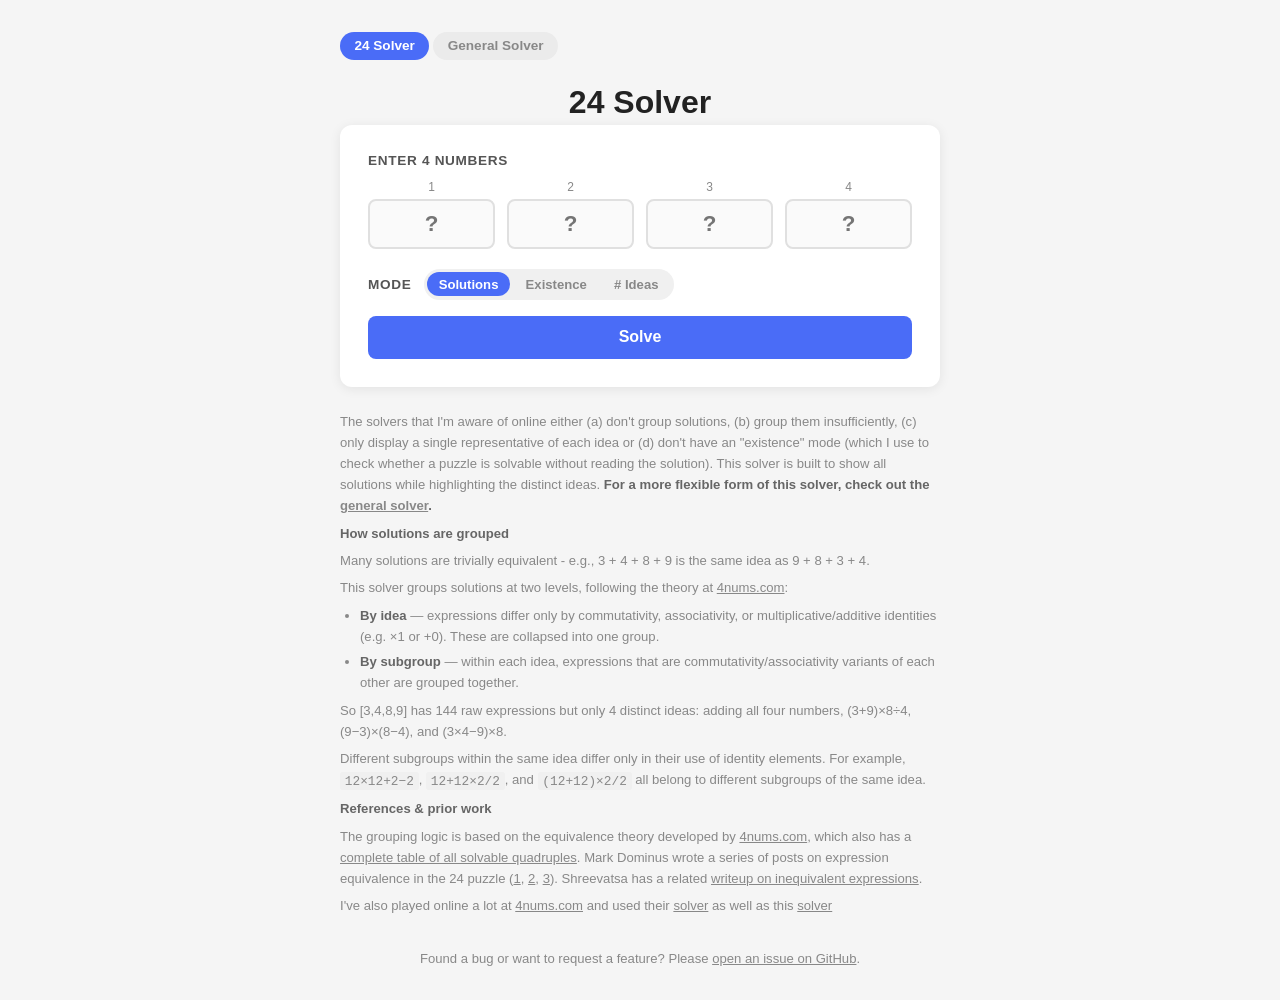
<file: index.html>
<!doctype html>
<html lang="en">
  <head>
    <meta charset="UTF-8" />
    <meta name="viewport" content="width=device-width, initial-scale=1.0" />
    <title>24 Solver</title>
    <link rel="icon" type="image/svg+xml" href="favicon.svg" />
    <link rel="stylesheet" href="shared.css" />
    <style>
      .credits {
        margin-top: 1.5rem;
        font-size: 0.82rem;
        color: #888;
        line-height: 1.6;
      }

      .credits p + p {
        margin-top: 0.4rem;
      }
      .credits strong {
        color: #666;
      }
      .credits a {
        color: #888;
      }
      .credits ul {
        padding-left: 1.25rem;
        margin: 0.4rem 0;
      }
      .credits li {
        margin-bottom: 0.3rem;
      }
      .credits code {
        font-size: 0.8rem;
        background: #f0f0f0;
        padding: 0.1rem 0.3rem;
        border-radius: 3px;
      }

      .mode-row {
        display: flex;
        align-items: center;
        gap: 0.75rem;
        margin-bottom: 1rem;
      }
      .mode-label {
        font-size: 0.85rem;
        font-weight: 600;
        color: #555;
        text-transform: uppercase;
        letter-spacing: 0.05em;
        flex-shrink: 0;
      }
      .mode-toggle {
        display: flex;
        gap: 0.2rem;
        background: #f0f0f0;
        border-radius: 20px;
        padding: 0.2rem;
      }
      .mode-opt input {
        display: none;
      }
      .mode-opt span {
        display: block;
        padding: 0.3rem 0.75rem;
        border-radius: 16px;
        font-size: 0.82rem;
        font-weight: 600;
        color: #888;
        cursor: pointer;
        transition: background 0.15s, color 0.15s;
        user-select: none;
        white-space: nowrap;
      }
      .mode-opt input:checked + span {
        background: #4a6cf7;
        color: #fff;
      }

      .existence-result {
        text-align: center;
        font-size: 2.5rem;
        font-weight: 700;
        padding: 1rem 0;
      }
      .existence-result.yes { color: #2d8a4e; }
      .existence-result.no  { color: #e05252; }

      .num-ideas-result {
        text-align: center;
        font-size: 2.5rem;
        font-weight: 700;
        color: #4a6cf7;
        padding: 1rem 0;
      }
    </style>
  </head>
  <body>
    <div class="container">
      <nav class="page-nav">
        <a href="index.html" class="active">24 Solver</a>
        <a href="general-solver.html">General Solver</a>
      </nav>
      <h1>24 Solver</h1>

      <div class="card">
        <div class="inputs-label">Enter 4 numbers</div>
        <div class="inputs-row">
          <div class="num-wrap">
            <label>1</label>
            <input
              class="num-input"
              id="n1"
              type="text"
              pattern="-?[0-9]*\.?[0-9]*"
              placeholder="?"
            />
          </div>
          <div class="num-wrap">
            <label>2</label>
            <input
              class="num-input"
              id="n2"
              type="text"
              pattern="-?[0-9]*\.?[0-9]*"
              placeholder="?"
            />
          </div>
          <div class="num-wrap">
            <label>3</label>
            <input
              class="num-input"
              id="n3"
              type="text"
              pattern="-?[0-9]*\.?[0-9]*"
              placeholder="?"
            />
          </div>
          <div class="num-wrap">
            <label>4</label>
            <input
              class="num-input"
              id="n4"
              type="text"
              pattern="-?[0-9]*\.?[0-9]*"
              placeholder="?"
            />
          </div>
        </div>
        <div class="mode-row">
          <span class="mode-label">Mode</span>
          <div class="mode-toggle">
            <label class="mode-opt">
              <input type="radio" name="mode" value="solutions" checked />
              <span>Solutions</span>
            </label>
            <label class="mode-opt">
              <input type="radio" name="mode" value="existence" />
              <span>Existence</span>
            </label>
            <label class="mode-opt">
              <input type="radio" name="mode" value="num-ideas" />
              <span># Ideas</span>
            </label>
          </div>
        </div>
        <button class="btn-solve" id="btn-solve">Solve</button>
      </div>

      <div class="results-card hidden" id="results-section">
        <div class="results-header">
          <span class="results-title">Solutions</span>
          <span class="results-meta" id="results-meta"></span>
        </div>
        <div id="results-body"></div>
      </div>

      <div class="credits">
        <p>
          The solvers that I'm aware of online either (a) don't group solutions,
          (b) group them insufficiently, (c) only display a single
          representative of each idea or (d) don't have an "existence" mode (which I use to check whether a puzzle is solvable without reading the solution). This solver is built to show all
          solutions while highlighting the distinct ideas.
          <strong
            >For a more flexible form of this solver, check out the
            <a href="general-solver.html">general solver</a>.</strong
          >
        </p>

        <p><strong>How solutions are grouped</strong></p>
        <p>
          Many solutions are trivially equivalent - e.g., 3 + 4 + 8 + 9 is the
          same idea as 9 + 8 + 3 + 4.
        </p>
        <p>
          This solver groups solutions at two levels, following the theory at
          <a href="https://www.4nums.com/theory/" target="_blank">4nums.com</a>:
        </p>
        <ul>
          <li>
            <strong>By idea</strong> — expressions differ only by commutativity,
            associativity, or multiplicative/additive identities (e.g. &times;1
            or +0). These are collapsed into one group.
          </li>
          <li>
            <strong>By subgroup</strong> — within each idea, expressions that
            are commutativity/associativity variants of each other are grouped
            together.
          </li>
        </ul>
        <p>
          So [3,4,8,9] has 144 raw expressions but only 4 distinct ideas: adding
          all four numbers, (3+9)&times;8&divide;4,
          (9&minus;3)&times;(8&minus;4), and (3&times;4&minus;9)&times;8.
        </p>
        <p>
          Different subgroups within the same idea differ only in their use of
          identity elements. For example, <code>12&times;12+2&minus;2</code>,
          <code>12+12&times;2/2</code>, and <code>(12+12)&times;2/2</code>
          all belong to different subgroups of the same idea.
        </p>
        <p><strong>References &amp; prior work</strong></p>
        <p>
          The grouping logic is based on the equivalence theory developed by
          <a href="https://www.4nums.com/theory/" target="_blank">4nums.com</a>,
          which also has a
          <a
            href="https://www.4nums.com/solutions/allsolvables/"
            target="_blank"
            >complete table of all solvable quadruples</a
          >. Mark Dominus wrote a series of posts on expression equivalence in
          the 24 puzzle (<a
            href="https://blog.plover.com/math/24-puzzle.html"
            target="_blank"
            >1</a
          >,
          <a
            href="https://blog.plover.com/math/24-puzzle-2.html"
            target="_blank"
            >2</a
          >,
          <a href="https://blog.plover.com/math/17-puzzle.html" target="_blank"
            >3</a
          >). Shreevatsa has a related
          <a
            href="https://shreevatsa.wordpress.com/2016/07/20/a-simple-puzzle-with-a-foray-into-inequivalent-expressions/"
            target="_blank"
            >writeup on inequivalent expressions</a
          >.
        </p>
        <p>
          I've also played online a lot at <a href="https://www.4nums.com/" target="_blank">4nums.com</a> and used their <a href="https://www.4nums.com/solutions/" target="_blank">solver</a> as well as this <a href="http://24solver.us-west-2.elasticbeanstalk.com/" target="_blank">solver</a>
        </p>
      </div>

      <footer>
        <p class="credits">
          Found a bug or want to request a feature? Please <a href="https://github.com/srihari-ganesh/24solver" target="_blank">open an issue on GitHub</a>.
        </p>
      </footer>
    </div>

    <script src="solver.js"></script>
    <script>
      function getInputs() {
        return ["n1", "n2", "n3", "n4"].map((id) => {
          const el = document.getElementById(id);
          el.classList.remove("invalid");
          const f = parseInput(el.value);
          if (f === null) {
            el.classList.add("invalid");
            return null;
          }
          el.value = fracToString(f);
          return f;
        });
      }

      function getMode() {
        return document.querySelector('input[name="mode"]:checked').value;
      }

      function renderResults(groups) {
        const mode = getMode();
        const section = document.getElementById("results-section");
        const meta = document.getElementById("results-meta");
        const body = document.getElementById("results-body");
        const title = document.querySelector(".results-title");

        section.classList.remove("hidden");
        body.innerHTML = "";
        meta.textContent = "";

        const total = groups.reduce((s, g) => s + g.total, 0);
        const nIdeas = groups.length;

        if (mode === "existence") {
          title.textContent = "Solvable?";
          if (total === 0) {
            body.innerHTML = '<p class="existence-result no">No</p>';
          } else {
            body.innerHTML = '<p class="existence-result yes">Yes</p>';
          }
          return;
        }

        if (mode === "num-ideas") {
          title.textContent = "Distinct Ideas";
          body.innerHTML = `<p class="num-ideas-result">${nIdeas}</p>`;
          return;
        }

        title.textContent = "Solutions";

        if (total === 0) {
          body.innerHTML =
            '<p class="no-solution">No solution exists for these numbers.</p>';
          return;
        }

        meta.textContent = `${total} expression${total === 1 ? "" : "s"} · ${nIdeas} distinct idea${nIdeas === 1 ? "" : "s"}`;

        const autoOpen = total <= 30;

        for (const group of groups) {
          const firstExpr = group.subgroups[0].infixes[0];
          const details = document.createElement("details");
          details.className = "idea";
          if (autoOpen) details.open = true;

          const summary = document.createElement("summary");
          const countLabel =
            group.total === 1
              ? "1 expression"
              : `${group.total} expressions · ${group.subgroups.length} subgroup${group.subgroups.length === 1 ? "" : "s"}`;
          const arrow = document.createElement("span");
          arrow.className = "arrow";
          arrow.textContent = "▶";
          const summaryBody = document.createElement("span");
          summaryBody.className = "summary-body";
          const codeEl = document.createElement("code");
          codeEl.textContent = firstExpr;
          const ideaCount = document.createElement("span");
          ideaCount.className = "idea-count";
          ideaCount.textContent = countLabel;
          summaryBody.append(codeEl, ideaCount);
          summary.append(arrow, summaryBody);
          details.appendChild(summary);

          const ideaBody = document.createElement("div");
          ideaBody.className = "idea-body";

          for (let i = 0; i < group.subgroups.length; i++) {
            const sg = group.subgroups[i];

            if (group.subgroups.length === 1) {
              const ul = document.createElement("ul");
              ul.className = "expr-list";
              for (const expr of sg.infixes) {
                const li = document.createElement("li");
                li.textContent = expr;
                ul.appendChild(li);
              }
              ideaBody.appendChild(ul);
            } else {
              const sgDetails = document.createElement("details");
              sgDetails.className = "subgroup";
              if (autoOpen) sgDetails.open = true;

              const sgSummary = document.createElement("summary");
              const sgArrow = document.createElement("span");
              sgArrow.className = "arrow";
              sgArrow.textContent = "▶";
              const sgBody = document.createElement("span");
              sgBody.className = "summary-body";
              const sgCode = document.createElement("code");
              sgCode.style.wordBreak = "break-word";
              sgCode.textContent = sg.infixes[0];
              const sgCount = document.createElement("span");
              sgCount.className = "idea-count";
              sgCount.textContent = `${sg.infixes.length} expression${sg.infixes.length === 1 ? "" : "s"}`;
              sgBody.append(sgCode, sgCount);
              sgSummary.append(sgArrow, sgBody);
              sgDetails.appendChild(sgSummary);

              const ul = document.createElement("ul");
              ul.className = "expr-list sg-list";
              for (const expr of sg.infixes) {
                const li = document.createElement("li");
                li.textContent = expr;
                ul.appendChild(li);
              }
              sgDetails.appendChild(ul);
              ideaBody.appendChild(sgDetails);
            }
          }

          details.appendChild(ideaBody);
          body.appendChild(details);
        }
      }

      let lastGroups = null;

      document.getElementById("btn-solve").addEventListener("click", () => {
        const vals = getInputs();
        if (vals.some((v) => v === null)) return;
        lastGroups = solveGrouped(vals);
        renderResults(lastGroups);
      });

      document.querySelectorAll("input[name='mode']").forEach((radio) => {
        radio.addEventListener("change", () => {
          if (lastGroups !== null) renderResults(lastGroups);
        });
      });

      document.querySelectorAll(".num-input").forEach((input) => {
        input.addEventListener("keydown", (e) => {
          if (e.key === "Enter") document.getElementById("btn-solve").click();
        });
      });
    </script>
  </body>
</html>
</file>
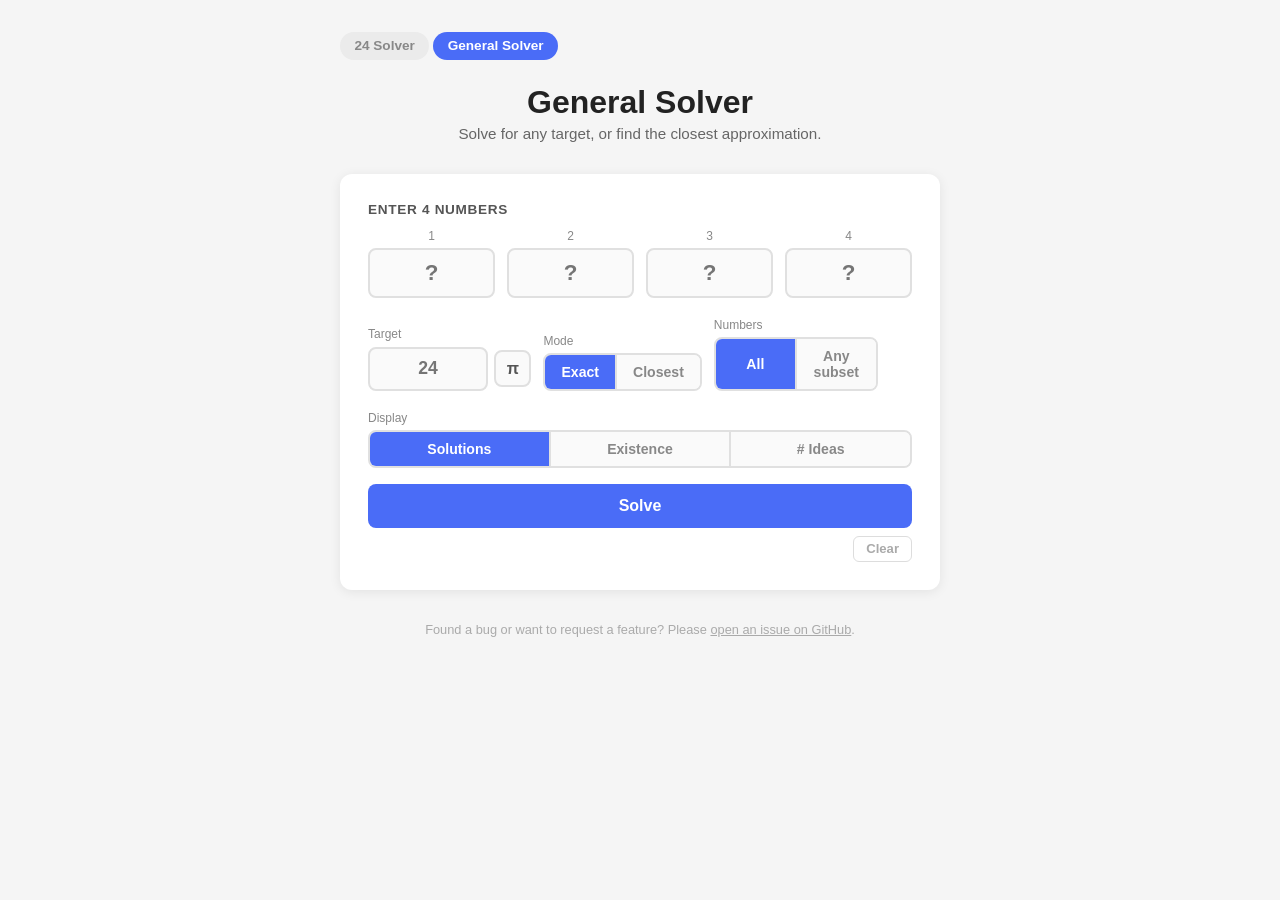
<file: general-solver.html>
<!doctype html>
<html lang="en">
  <head>
    <meta charset="UTF-8" />
    <meta name="viewport" content="width=device-width, initial-scale=1.0" />
    <title>General Solver</title>
    <link rel="icon" type="image/svg+xml" href="favicon.svg" />
    <link rel="stylesheet" href="shared.css" />
    <style>
      /* Target + mode row */

      .options-row {
        display: flex;
        gap: 0.75rem;
        align-items: flex-end;
        margin-bottom: 1.25rem;
      }

      .target-wrap {
        display: flex;
        flex-direction: column;
        gap: 0.35rem;
      }

      .target-wrap label {
        font-size: 0.75rem;
        color: #888;
        font-weight: 500;
      }

      .target-input {
        padding: 0.6rem 0.75rem;
        font-size: 1.1rem;
        font-weight: 600;
        text-align: center;
        border: 2px solid #e0e0e0;
        border-radius: 8px;
        background: #fafafa;
        width: 120px;
        transition: border-color 0.15s;
      }

      .target-input:focus {
        outline: none;
        border-color: #4a6cf7;
        background: #fff;
      }
      .target-input.invalid {
        border-color: #e05252;
      }

      .target-row {
        display: flex;
        align-items: center;
        gap: 0.4rem;
      }

      .btn-pi {
        padding: 0.55rem 0.65rem;
        font-size: 1rem;
        font-weight: 600;
        border: 2px solid #e0e0e0;
        border-radius: 8px;
        background: #fafafa;
        color: #555;
        cursor: pointer;
        line-height: 1;
        transition:
          border-color 0.15s,
          background 0.15s,
          color 0.15s;
      }

      .btn-pi:hover {
        border-color: #4a6cf7;
        color: #4a6cf7;
        background: #fff;
      }
      .btn-pi.active {
        border-color: #4a6cf7;
        background: #4a6cf7;
        color: #fff;
      }

      .mode-wrap {
        display: flex;
        flex-direction: column;
        gap: 0.35rem;
      }

      .mode-wrap label {
        font-size: 0.75rem;
        color: #888;
        font-weight: 500;
      }

      .mode-toggle {
        display: flex;
        border: 2px solid #e0e0e0;
        border-radius: 8px;
        overflow: hidden;
      }

      .mode-toggle button {
        flex: 1;
        padding: 0.55rem 1rem;
        font-size: 0.88rem;
        font-weight: 600;
        border: none;
        background: #fafafa;
        color: #888;
        cursor: pointer;
        transition:
          background 0.15s,
          color 0.15s;
      }

      .mode-toggle button + button {
        border-left: 2px solid #e0e0e0;
      }

      .mode-toggle button.active {
        background: #4a6cf7;
        color: #fff;
      }

      .existence-result {
        text-align: center;
        font-size: 2.5rem;
        font-weight: 700;
        padding: 1rem 0;
      }
      .existence-result.yes { color: #2d8a4e; }
      .existence-result.no  { color: #e05252; }

      .num-ideas-result {
        text-align: center;
        font-size: 2.5rem;
        font-weight: 700;
        color: #4a6cf7;
        padding: 1rem 0;
      }

      /* Exact hit highlighting in closest mode */
      details.idea.exact-hit > summary {
        background: #e6f4ea;
      }
      details.idea.exact-hit {
        border-color: #b7dfc0;
      }
      details.idea.exact-hit[open] > summary {
        background: #d4edda;
      }
      details.idea.exact-hit > summary .arrow {
        color: #2e7d4f;
      }

      .summary-top {
        display: flex;
        align-items: baseline;
        justify-content: space-between;
        gap: 0.75rem;
        min-width: 0;
      }

      .value-delta {
        font-family:
          "SFMono-Regular", Consolas, "Liberation Mono", Menlo, monospace;
        font-size: 0.85rem;
        font-weight: 600;
        color: #4a6cf7;
        white-space: nowrap;
        flex-shrink: 0;
      }

      .value-delta.exact {
        color: #2e7d4f;
      }

      footer nav {
        display: flex;
        justify-content: center;
        gap: 1.5rem;
      }

      .btn-show-more {
        width: 100%;
        margin-top: 0.5rem;
        padding: 0.65rem;
        font-size: 0.9rem;
        font-weight: 600;
        background: #f0f2ff;
        color: #4a6cf7;
        border: 1px solid #c5caf7;
        border-radius: 8px;
        cursor: pointer;
        transition: background 0.15s;
      }
      .btn-show-more:hover {
        background: #e4e8ff;
      }

      .clear-row {
        display: flex;
        justify-content: flex-end;
        margin-top: 0.5rem;
      }

      .btn-clear {
        padding: 0.3rem 0.75rem;
        font-size: 0.82rem;
        font-weight: 600;
        background: none;
        color: #aaa;
        border: 1px solid #ddd;
        border-radius: 6px;
        cursor: pointer;
        transition: color 0.15s, border-color 0.15s;
      }

      .btn-clear:hover {
        color: #e05252;
        border-color: #e05252;
      }

      @media (max-width: 400px) {
        .options-row {
          flex-wrap: wrap;
        }
        .target-input {
          width: 100px;
        }
      }
    </style>
  </head>
  <body>
    <div class="container">
      <nav class="page-nav">
        <a href="index.html">24 Solver</a>
        <a href="general-solver.html" class="active">General Solver</a>
      </nav>
      <h1>General Solver</h1>
      <p class="subtitle">
        Solve for any target, or find the closest approximation.
      </p>

      <div class="card">
        <div class="inputs-label">Enter 4 numbers</div>
        <div class="inputs-row">
          <div class="num-wrap">
            <label>1</label>
            <input class="num-input" id="n1" type="text" placeholder="?" />
          </div>
          <div class="num-wrap">
            <label>2</label>
            <input class="num-input" id="n2" type="text" placeholder="?" />
          </div>
          <div class="num-wrap">
            <label>3</label>
            <input class="num-input" id="n3" type="text" placeholder="?" />
          </div>
          <div class="num-wrap">
            <label>4</label>
            <input class="num-input" id="n4" type="text" placeholder="?" />
          </div>
        </div>

        <div class="options-row">
          <div class="target-wrap">
            <label for="target">Target</label>
            <div class="target-row">
              <input
                class="target-input"
                id="target"
                type="text"
                placeholder="24"
              />
              <button class="btn-pi" id="btn-pi" type="button" title="Use π">
                π
              </button>
            </div>
          </div>
          <div class="mode-wrap">
            <label>Mode</label>
            <div class="mode-toggle">
              <button id="btn-exact" class="active" type="button">Exact</button>
              <button id="btn-closest" type="button">Closest</button>
            </div>
          </div>
          <div class="mode-wrap">
            <label>Numbers</label>
            <div class="mode-toggle">
              <button id="btn-all" class="active" type="button">All</button>
              <button id="btn-any" type="button">Any subset</button>
            </div>
          </div>
        </div>

        <div class="mode-wrap" id="display-mode-row" style="margin-bottom:1rem;">
          <label>Display</label>
          <div class="mode-toggle">
            <button id="btn-disp-solutions" class="active" type="button">Solutions</button>
            <button id="btn-disp-existence" type="button">Existence</button>
            <button id="btn-disp-num-ideas" type="button"># Ideas</button>
          </div>
        </div>
        <button class="btn-solve" id="btn-solve">Solve</button>
        <div class="clear-row">
          <button class="btn-clear" id="btn-clear" type="button">Clear</button>
        </div>
      </div>

      <div class="results-card hidden" id="results-section">
        <div class="results-header">
          <span class="results-title">Solutions</span>
          <span class="results-meta" id="results-meta"></span>
        </div>
        <div id="results-body"></div>
      </div>

      <footer>
        <p class="credits">
          Found a bug or want to request a feature? Please <a href="https://github.com/srihari-ganesh/24solver" target="_blank">open an issue on GitHub</a>.
        </p>
      </footer>
    </div>

    <script src="solver.js"></script>
    <script>
      // ── Mode toggle ─────────────────────────────────────────────────────────

      let currentMode = "exact";
      let currentNumMode = "all";
      let currentDisplayMode = "solutions";
      let lastGroups = null;
      let lastTargetFrac = null;

      function setMode(mode) {
        currentMode = mode;
        document
          .getElementById("btn-exact")
          .classList.toggle("active", mode === "exact");
        document
          .getElementById("btn-closest")
          .classList.toggle("active", mode === "closest");
        const displayRow = document.getElementById("display-mode-row");
        if (mode === "closest") {
          displayRow.style.display = "none";
          setDisplayMode("solutions", false);
        } else {
          displayRow.style.display = "";
        }
        if (
          !document
            .getElementById("results-section")
            .classList.contains("hidden")
        ) {
          document.getElementById("btn-solve").click();
        }
      }

      function setDisplayMode(mode, rerender = true) {
        currentDisplayMode = mode;
        document
          .getElementById("btn-disp-solutions")
          .classList.toggle("active", mode === "solutions");
        document
          .getElementById("btn-disp-existence")
          .classList.toggle("active", mode === "existence");
        document
          .getElementById("btn-disp-num-ideas")
          .classList.toggle("active", mode === "num-ideas");
        if (rerender && lastGroups !== null) {
          renderResults(lastGroups, lastTargetFrac, currentMode);
        }
      }

      function setNumMode(numMode) {
        currentNumMode = numMode;
        document
          .getElementById("btn-all")
          .classList.toggle("active", numMode === "all");
        document
          .getElementById("btn-any")
          .classList.toggle("active", numMode === "any");
        if (
          !document
            .getElementById("results-section")
            .classList.contains("hidden")
        ) {
          document.getElementById("btn-solve").click();
        }
      }

      document
        .getElementById("btn-exact")
        .addEventListener("click", () => setMode("exact"));
      document
        .getElementById("btn-closest")
        .addEventListener("click", () => setMode("closest"));
      document
        .getElementById("btn-all")
        .addEventListener("click", () => setNumMode("all"));
      document
        .getElementById("btn-any")
        .addEventListener("click", () => setNumMode("any"));
      document
        .getElementById("btn-disp-solutions")
        .addEventListener("click", () => setDisplayMode("solutions"));
      document
        .getElementById("btn-disp-existence")
        .addEventListener("click", () => setDisplayMode("existence"));
      document
        .getElementById("btn-disp-num-ideas")
        .addEventListener("click", () => setDisplayMode("num-ideas"));

      // ── Input helpers ───────────────────────────────────────────────────────

      function getNumberInputs() {
        return ["n1", "n2", "n3", "n4"].map((id) => {
          const el = document.getElementById(id);
          el.classList.remove("invalid");
          const f = parseInput(el.value);
          if (f === null) {
            el.classList.add("invalid");
            return null;
          }
          el.value = fracToString(f);
          return f;
        });
      }

      function getTargetInput() {
        const el = document.getElementById("target");
        el.classList.remove("invalid");
        if (!el.value.trim()) {
          el.value = "24";
          return { n: 24, d: 1 };
        }
        const f = parseInput(el.value);
        if (f === null) {
          el.classList.add("invalid");
          return null;
        }
        el.value = fracToString(f);
        return f;
      }

      // ── Value display helpers ───────────────────────────────────────────────

      function valueLabel(val) {
        if (val.d === 1) return `= ${val.n}`;
        const flt = val.n / val.d;
        return `${val.n}/${val.d} ≈ ${flt.toPrecision(5)}`;
      }

      function formatDelta(diff) {
        const sign = diff > 0 ? "+" : "−";
        const abs = Math.abs(diff);
        let str;
        if (abs < 0.001) {
          str = abs.toExponential(2).replace(/\.?0+e/, "e");
        } else {
          str = abs
            .toFixed(4)
            .replace(/\.?0+$/, "")
            .replace(/\.$/, "");
        }
        return `${sign}${str}`;
      }

      function targetDisplayStr(targetFrac) {
        if (targetFrac.d === 1) return String(targetFrac.n);
        const flt = targetFrac.n / targetFrac.d;
        return flt.toPrecision(6).replace(/\.?0+$/, "");
      }

      // ── Rendering ───────────────────────────────────────────────────────────

      function renderResults(groups, targetFrac, mode) {
        const section = document.getElementById("results-section");
        const meta = document.getElementById("results-meta");
        const body = document.getElementById("results-body");
        const title = document.querySelector(".results-title");

        section.classList.remove("hidden");
        body.innerHTML = "";
        meta.textContent = "";

        const total = groups.reduce((s, g) => s + g.total, 0);
        const nIdeas = groups.length;
        const targetStr = targetDisplayStr(targetFrac);

        if (mode === "exact") {
          if (currentDisplayMode === "existence") {
            title.textContent = "Solvable?";
            body.innerHTML = total > 0
              ? '<p class="existence-result yes">Yes</p>'
              : '<p class="existence-result no">No</p>';
            return;
          }

          if (currentDisplayMode === "num-ideas") {
            title.textContent = "Distinct Ideas";
            body.innerHTML = `<p class="num-ideas-result">${nIdeas}</p>`;
            return;
          }

          title.textContent = "Solutions";
          if (total === 0) {
            body.innerHTML = `<p class="no-solution">No exact solution for target ${targetStr}.</p>`;
            return;
          }
          meta.textContent = `${total} expression${total === 1 ? "" : "s"} · ${nIdeas} distinct idea${nIdeas === 1 ? "" : "s"}`;
        } else {
          title.textContent = "Solutions";
          if (total === 0) {
            body.innerHTML = `<p class="no-solution">No expressions possible for these numbers.</p>`;
            return;
          }
          meta.textContent = `Showing all ${total} expression${total === 1 ? "" : "s"} across ${nIdeas} idea${nIdeas === 1 ? "" : "s"}, sorted by distance from ${targetStr}`;
        }

        const autoOpen = total <= 30;
        const targetFlt = targetFrac.n / targetFrac.d;

        const INITIAL_SHOW = 10;

        function renderGroup(group, target = body) {
          const firstExpr = group.subgroups[0].infixes[0];
          const details = document.createElement("details");
          details.className = "idea";
          if (autoOpen) details.open = true;

          if (mode === "closest" && group.distance === 0) {
            details.classList.add("exact-hit");
          }

          const summary = document.createElement("summary");
          const arrow = document.createElement("span");
          arrow.className = "arrow";
          arrow.textContent = "▶";

          const summaryBody = document.createElement("span");
          summaryBody.className = "summary-body";

          const codeEl = document.createElement("code");
          codeEl.textContent = firstExpr;

          const ideaCount = document.createElement("span");
          ideaCount.className = "idea-count";

          if (mode === "closest") {
            const diff = group.valueFlt - targetFlt;
            const isExact = group.distance === 0;

            const valueDelta = document.createElement("span");
            valueDelta.className = "value-delta" + (isExact ? " exact" : "");
            valueDelta.textContent = isExact
              ? `= ${fracToString(group.value)} (exact)`
              : `= ${fracToString(group.value)} (Δ ${formatDelta(diff)})`;

            const countPart =
              group.total === 1
                ? "1 expression"
                : `${group.total} expressions · ${group.subgroups.length} subgroup${group.subgroups.length === 1 ? "" : "s"}`;
            ideaCount.textContent = countPart;

            const topRow = document.createElement("div");
            topRow.className = "summary-top";
            topRow.append(codeEl, valueDelta);
            summaryBody.append(topRow, ideaCount);
          } else {
            const countLabel =
              group.total === 1
                ? "1 expression"
                : `${group.total} expressions · ${group.subgroups.length} subgroup${group.subgroups.length === 1 ? "" : "s"}`;
            ideaCount.textContent = countLabel;
            summaryBody.append(codeEl, ideaCount);
          }

          summary.append(arrow, summaryBody);
          details.appendChild(summary);

          const ideaBody = document.createElement("div");
          ideaBody.className = "idea-body";

          for (const sg of group.subgroups) {
            if (group.subgroups.length === 1) {
              const ul = document.createElement("ul");
              ul.className = "expr-list";
              for (const expr of sg.infixes) {
                const li = document.createElement("li");
                li.textContent = expr;
                ul.appendChild(li);
              }
              ideaBody.appendChild(ul);
            } else {
              const sgDetails = document.createElement("details");
              sgDetails.className = "subgroup";
              if (autoOpen) sgDetails.open = true;

              const sgSummary = document.createElement("summary");
              const sgArrow = document.createElement("span");
              sgArrow.className = "arrow";
              sgArrow.textContent = "▶";
              const sgBody = document.createElement("span");
              sgBody.className = "summary-body";
              const sgCode = document.createElement("code");
              sgCode.style.wordBreak = "break-word";
              sgCode.textContent = sg.infixes[0];
              const sgCount = document.createElement("span");
              sgCount.className = "idea-count";
              sgCount.textContent = `${sg.infixes.length} expression${sg.infixes.length === 1 ? "" : "s"}`;
              sgBody.append(sgCode, sgCount);
              sgSummary.append(sgArrow, sgBody);
              sgDetails.appendChild(sgSummary);

              const ul = document.createElement("ul");
              ul.className = "expr-list sg-list";
              for (const expr of sg.infixes) {
                const li = document.createElement("li");
                li.textContent = expr;
                ul.appendChild(li);
              }
              sgDetails.appendChild(ul);
              ideaBody.appendChild(sgDetails);
            }
          }

          details.appendChild(ideaBody);
          target.appendChild(details);
        }

        if (mode === "closest" && groups.length > INITIAL_SHOW) {
          const visible = groups.slice(0, INITIAL_SHOW);
          const hidden = groups.slice(INITIAL_SHOW);
          visible.forEach((g) => renderGroup(g));

          const btn = document.createElement("button");
          btn.className = "btn-show-more";
          btn.textContent = `Show ${hidden.length} more ideas`;
          body.appendChild(btn);

          const extraContainer = document.createElement("div");
          extraContainer.style.display = "none";
          hidden.forEach((g) => renderGroup(g, extraContainer));
          body.appendChild(extraContainer);

          let expanded = false;
          btn.addEventListener("click", () => {
            expanded = !expanded;
            extraContainer.style.display = expanded ? "" : "none";
            btn.textContent = expanded
              ? "Show less"
              : `Show ${hidden.length} more ideas`;
          });
        } else {
          groups.forEach((g) => renderGroup(g));
        }
      }

      // ── Solve button ────────────────────────────────────────────────────────

      document.getElementById("btn-solve").addEventListener("click", () => {
        const vals = getNumberInputs();
        if (vals.some((v) => v === null)) return;
        const targetFrac = getTargetInput();
        if (!targetFrac) return;
        lastGroups = solveGrouped(vals, targetFrac, currentMode, currentNumMode);
        lastTargetFrac = targetFrac;
        renderResults(lastGroups, lastTargetFrac, currentMode);
      });

      const PI_STR = "3.14159265";

      document.getElementById("btn-pi").addEventListener("click", () => {
        const el = document.getElementById("target");
        const btn = document.getElementById("btn-pi");
        if (btn.classList.contains("active")) {
          el.value = "";
          btn.classList.remove("active");
        } else {
          el.value = PI_STR;
          btn.classList.add("active");
        }
      });

      document.getElementById("target").addEventListener("input", () => {
        document.getElementById("btn-pi").classList.remove("active");
      });

      document.getElementById("btn-clear").addEventListener("click", () => {
        ["n1", "n2", "n3", "n4"].forEach((id) => {
          const el = document.getElementById(id);
          el.value = "";
          el.classList.remove("invalid");
        });
        const targetEl = document.getElementById("target");
        targetEl.value = "";
        targetEl.classList.remove("invalid");
        document.getElementById("btn-pi").classList.remove("active");

        const section = document.getElementById("results-section");
        section.classList.add("hidden");
        document.getElementById("results-body").innerHTML = "";
        document.getElementById("results-meta").textContent = "";

        document.getElementById("btn-exact").classList.add("active");
        document.getElementById("btn-closest").classList.remove("active");
        currentMode = "exact";
        document.getElementById("btn-all").classList.add("active");
        document.getElementById("btn-any").classList.remove("active");
        currentNumMode = "all";
        setDisplayMode("solutions", false);
        document.getElementById("display-mode-row").style.display = "";
        lastGroups = null;
        lastTargetFrac = null;

        document.getElementById("n1").focus();
      });

      document
        .querySelectorAll(".num-input, .target-input")
        .forEach((input) => {
          input.addEventListener("keydown", (e) => {
            if (e.key === "Enter") document.getElementById("btn-solve").click();
          });
        });
    </script>
  </body>
</html>
</file>
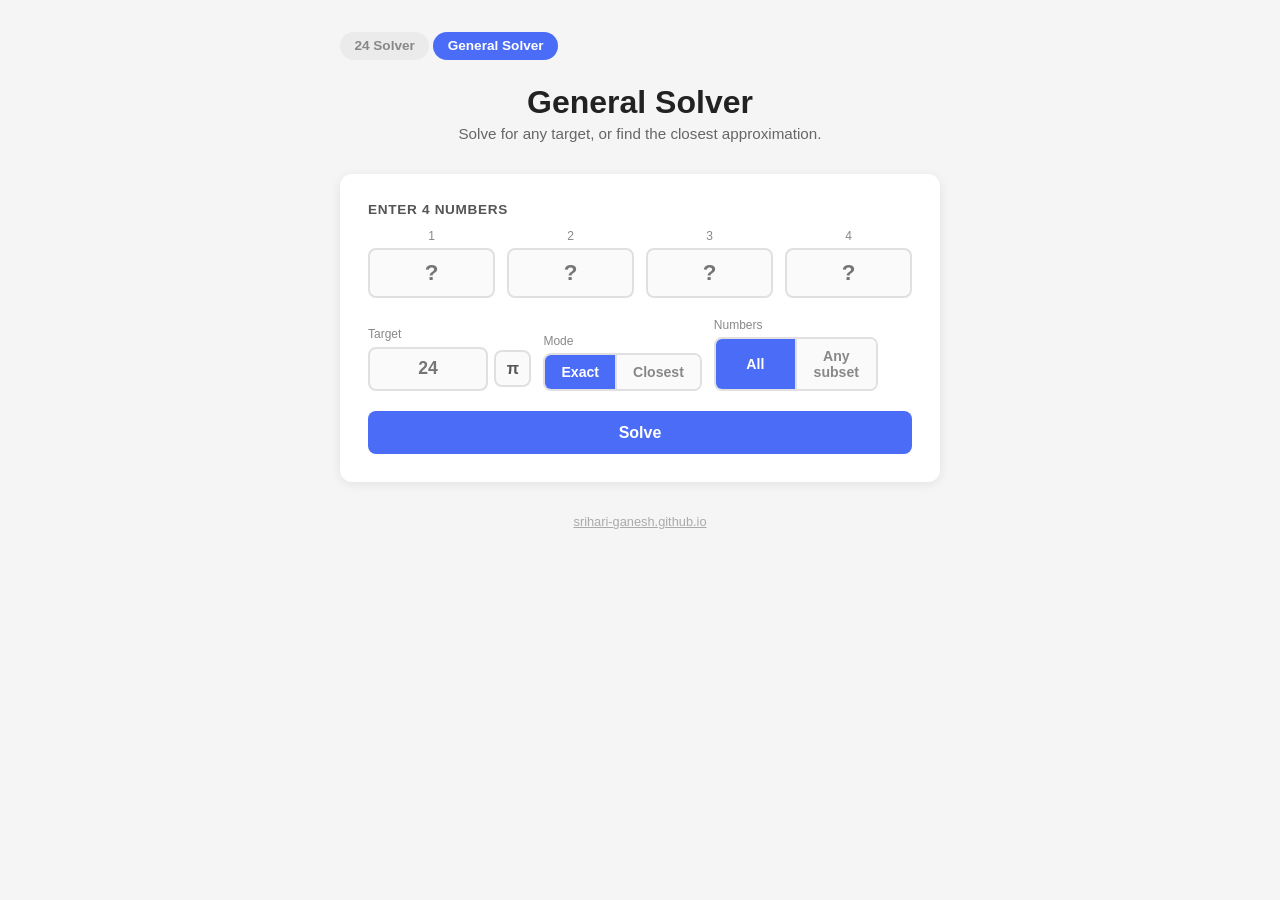
<file: solve.html>
<!doctype html>
<html lang="en">
  <head>
    <meta charset="UTF-8" />
    <meta name="viewport" content="width=device-width, initial-scale=1.0" />
    <title>General Solver</title>
    <style>
      *,
      *::before,
      *::after {
        box-sizing: border-box;
        margin: 0;
        padding: 0;
      }

      body {
        font-family:
          -apple-system, BlinkMacSystemFont, "Segoe UI", Roboto, sans-serif;
        background: #f5f5f5;
        color: #222;
        min-height: 100vh;
        display: flex;
        flex-direction: column;
        align-items: center;
        padding: 2rem 1rem;
      }

      .container {
        width: 100%;
        max-width: 600px;
      }

      h1 {
        font-size: 2rem;
        font-weight: 700;
        margin-bottom: 0.25rem;
        text-align: center;
      }

      .subtitle {
        text-align: center;
        color: #666;
        font-size: 0.95rem;
        margin-bottom: 2rem;
      }

      .card {
        background: #fff;
        border-radius: 12px;
        padding: 1.75rem;
        box-shadow: 0 2px 12px rgba(0, 0, 0, 0.08);
        margin-bottom: 1.5rem;
      }

      .inputs-label {
        font-size: 0.85rem;
        font-weight: 600;
        color: #555;
        text-transform: uppercase;
        letter-spacing: 0.05em;
        margin-bottom: 0.75rem;
      }

      .inputs-row {
        display: flex;
        gap: 0.75rem;
        margin-bottom: 1.25rem;
      }

      .num-wrap {
        flex: 1;
        display: flex;
        flex-direction: column;
        align-items: center;
        gap: 0.35rem;
      }

      .num-wrap label {
        font-size: 0.75rem;
        color: #888;
        font-weight: 500;
      }

      .num-input {
        width: 100%;
        padding: 0.6rem 0.5rem;
        font-size: 1.4rem;
        font-weight: 700;
        text-align: center;
        border: 2px solid #e0e0e0;
        border-radius: 8px;
        background: #fafafa;
        transition: border-color 0.15s;
      }

      .num-input:focus {
        outline: none;
        border-color: #4a6cf7;
        background: #fff;
      }
      .num-input.invalid {
        border-color: #e05252;
      }

      /* Target + mode row */

      .options-row {
        display: flex;
        gap: 0.75rem;
        align-items: flex-end;
        margin-bottom: 1.25rem;
      }

      .target-wrap {
        display: flex;
        flex-direction: column;
        gap: 0.35rem;
      }

      .target-wrap label {
        font-size: 0.75rem;
        color: #888;
        font-weight: 500;
      }

      .target-input {
        padding: 0.6rem 0.75rem;
        font-size: 1.1rem;
        font-weight: 600;
        text-align: center;
        border: 2px solid #e0e0e0;
        border-radius: 8px;
        background: #fafafa;
        width: 120px;
        transition: border-color 0.15s;
      }

      .target-input:focus {
        outline: none;
        border-color: #4a6cf7;
        background: #fff;
      }
      .target-input.invalid {
        border-color: #e05252;
      }

      .target-row {
        display: flex;
        align-items: center;
        gap: 0.4rem;
      }

      .btn-pi {
        padding: 0.55rem 0.65rem;
        font-size: 1rem;
        font-weight: 600;
        border: 2px solid #e0e0e0;
        border-radius: 8px;
        background: #fafafa;
        color: #555;
        cursor: pointer;
        line-height: 1;
        transition:
          border-color 0.15s,
          background 0.15s,
          color 0.15s;
      }

      .btn-pi:hover {
        border-color: #4a6cf7;
        color: #4a6cf7;
        background: #fff;
      }
      .btn-pi.active {
        border-color: #4a6cf7;
        background: #4a6cf7;
        color: #fff;
      }

      .mode-wrap {
        display: flex;
        flex-direction: column;
        gap: 0.35rem;
      }

      .mode-wrap label {
        font-size: 0.75rem;
        color: #888;
        font-weight: 500;
      }

      .mode-toggle {
        display: flex;
        border: 2px solid #e0e0e0;
        border-radius: 8px;
        overflow: hidden;
      }

      .mode-toggle button {
        flex: 1;
        padding: 0.55rem 1rem;
        font-size: 0.88rem;
        font-weight: 600;
        border: none;
        background: #fafafa;
        color: #888;
        cursor: pointer;
        transition:
          background 0.15s,
          color 0.15s;
      }

      .mode-toggle button + button {
        border-left: 2px solid #e0e0e0;
      }

      .mode-toggle button.active {
        background: #4a6cf7;
        color: #fff;
      }

      .btn-solve {
        width: 100%;
        padding: 0.8rem;
        font-size: 1rem;
        font-weight: 600;
        background: #4a6cf7;
        color: #fff;
        border: none;
        border-radius: 8px;
        cursor: pointer;
        transition:
          background 0.15s,
          transform 0.1s;
      }

      .btn-solve:hover {
        background: #3a5ce5;
      }
      .btn-solve:active {
        transform: scale(0.98);
      }

      /* Results */

      .results-card {
        background: #fff;
        border-radius: 12px;
        padding: 1.75rem;
        box-shadow: 0 2px 12px rgba(0, 0, 0, 0.08);
      }

      .results-header {
        display: flex;
        align-items: baseline;
        justify-content: space-between;
        margin-bottom: 1rem;
      }

      .results-title {
        font-size: 1rem;
        font-weight: 600;
      }

      .results-meta {
        font-size: 0.82rem;
        color: #888;
      }

      .no-solution {
        text-align: center;
        color: #888;
        font-size: 0.95rem;
        padding: 1rem 0;
      }

      /* Idea groups (identity level) */

      details.idea {
        margin-bottom: 0.5rem;
        border: 1px solid #e8eaf6;
        border-radius: 8px;
        overflow: hidden;
      }

      details.idea > summary {
        cursor: pointer;
        list-style: none;
        padding: 0.65rem 0.9rem;
        background: #f0f2ff;
        display: flex;
        align-items: flex-start;
        gap: 0.5rem;
        user-select: none;
        font-size: 0.88rem;
      }

      details.idea > summary::-webkit-details-marker {
        display: none;
      }

      details.idea > summary .arrow {
        font-size: 0.6rem;
        color: #4a6cf7;
        transition: transform 0.15s;
        flex-shrink: 0;
      }

      details.idea[open] > summary {
        background: #e8eaf6;
      }
      details.idea[open] > summary .arrow {
        transform: rotate(90deg);
      }

      /* Exact hit highlighting in closest mode */
      details.idea.exact-hit > summary {
        background: #e6f4ea;
      }
      details.idea.exact-hit {
        border-color: #b7dfc0;
      }
      details.idea.exact-hit[open] > summary {
        background: #d4edda;
      }
      details.idea.exact-hit > summary .arrow {
        color: #2e7d4f;
      }

      .summary-body {
        display: flex;
        flex-direction: column;
        flex: 1;
        min-width: 0;
        gap: 0.15rem;
      }

      details.idea > summary code {
        font-family:
          "SFMono-Regular", Consolas, "Liberation Mono", Menlo, monospace;
        font-size: 0.85rem;
        color: #1a1a2e;
        font-weight: 600;
        word-break: break-word;
        min-width: 0;
      }

      details.idea > summary .idea-count {
        font-size: 0.75rem;
        color: #888;
      }

      .summary-top {
        display: flex;
        align-items: baseline;
        justify-content: space-between;
        gap: 0.75rem;
        min-width: 0;
      }

      .value-delta {
        font-family:
          "SFMono-Regular", Consolas, "Liberation Mono", Menlo, monospace;
        font-size: 0.85rem;
        font-weight: 600;
        color: #4a6cf7;
        white-space: nowrap;
        flex-shrink: 0;
      }

      .value-delta.exact {
        color: #2e7d4f;
      }

      .idea-body {
        padding: 0.5rem 0.75rem 0.75rem;
      }

      /* Symbolic subgroups */

      details.subgroup {
        margin-top: 0.4rem;
        border: 1px solid #eef0fb;
        border-radius: 6px;
        overflow: hidden;
      }

      details.subgroup > summary {
        cursor: pointer;
        list-style: none;
        padding: 0.45rem 0.75rem;
        background: #f7f8ff;
        display: flex;
        align-items: flex-start;
        gap: 0.5rem;
        font-size: 0.84rem;
        user-select: none;
      }

      details.subgroup > summary::-webkit-details-marker {
        display: none;
      }
      details.subgroup[open] > summary {
        background: #eef0fb;
      }
      details.subgroup[open] > summary .arrow {
        transform: rotate(90deg);
      }

      .sg-list {
        padding: 0.4rem 0.5rem 0.5rem;
      }

      /* Expression list */

      .expr-list {
        list-style: none;
        display: flex;
        flex-direction: column;
        gap: 0.35rem;
      }

      .expr-list li {
        font-family:
          "SFMono-Regular", Consolas, "Liberation Mono", Menlo, monospace;
        font-size: 0.875rem;
        padding: 0.4rem 0.65rem;
        background: #f7f8ff;
        border-radius: 5px;
        border-left: 3px solid #4a6cf7;
        color: #1a1a2e;
      }

      .hidden {
        display: none;
      }

      footer {
        margin-top: 2rem;
        font-size: 0.8rem;
        color: #aaa;
        text-align: center;
      }

      footer a {
        color: #aaa;
      }
      footer nav {
        display: flex;
        justify-content: center;
        gap: 1.5rem;
      }

      .page-nav {
        display: flex;
        gap: 0.25rem;
        margin-bottom: 1.5rem;
      }
      .page-nav a {
        padding: 0.4rem 0.9rem;
        border-radius: 20px;
        font-size: 0.85rem;
        font-weight: 600;
        color: #888;
        text-decoration: none;
        background: #ebebeb;
        transition:
          background 0.15s,
          color 0.15s;
      }
      .page-nav a:hover {
        background: #ddd;
        color: #444;
      }
      .page-nav a.active {
        background: #4a6cf7;
        color: #fff;
      }

      .btn-show-more {
        width: 100%;
        margin-top: 0.5rem;
        padding: 0.65rem;
        font-size: 0.9rem;
        font-weight: 600;
        background: #f0f2ff;
        color: #4a6cf7;
        border: 1px solid #c5caf7;
        border-radius: 8px;
        cursor: pointer;
        transition: background 0.15s;
      }
      .btn-show-more:hover {
        background: #e4e8ff;
      }

      @media (max-width: 400px) {
        .num-input {
          font-size: 1.1rem;
          padding: 0.5rem 0.25rem;
        }
        .options-row {
          flex-wrap: wrap;
        }
        .target-input {
          width: 100px;
        }
      }
    </style>
  </head>
  <body>
    <div class="container">
      <nav class="page-nav">
        <a href="index.html">24 Solver</a>
        <a href="solve.html" class="active">General Solver</a>
      </nav>
      <h1>General Solver</h1>
      <p class="subtitle">
        Solve for any target, or find the closest approximation.
      </p>

      <div class="card">
        <div class="inputs-label">Enter 4 numbers</div>
        <div class="inputs-row">
          <div class="num-wrap">
            <label>1</label>
            <input class="num-input" id="n1" type="text" placeholder="?" />
          </div>
          <div class="num-wrap">
            <label>2</label>
            <input class="num-input" id="n2" type="text" placeholder="?" />
          </div>
          <div class="num-wrap">
            <label>3</label>
            <input class="num-input" id="n3" type="text" placeholder="?" />
          </div>
          <div class="num-wrap">
            <label>4</label>
            <input class="num-input" id="n4" type="text" placeholder="?" />
          </div>
        </div>

        <div class="options-row">
          <div class="target-wrap">
            <label for="target">Target</label>
            <div class="target-row">
              <input
                class="target-input"
                id="target"
                type="text"
                placeholder="24"
              />
              <button class="btn-pi" id="btn-pi" type="button" title="Use π">
                π
              </button>
            </div>
          </div>
          <div class="mode-wrap">
            <label>Mode</label>
            <div class="mode-toggle">
              <button id="btn-exact" class="active" type="button">Exact</button>
              <button id="btn-closest" type="button">Closest</button>
            </div>
          </div>
          <div class="mode-wrap">
            <label>Numbers</label>
            <div class="mode-toggle">
              <button id="btn-all" class="active" type="button">All</button>
              <button id="btn-any" type="button">Any subset</button>
            </div>
          </div>
        </div>

        <button class="btn-solve" id="btn-solve">Solve</button>
      </div>

      <div class="results-card hidden" id="results-section">
        <div class="results-header">
          <span class="results-title">Solutions</span>
          <span class="results-meta" id="results-meta"></span>
        </div>
        <div id="results-body"></div>
      </div>

      <footer>
        <a href="https://srihari-ganesh.github.io">srihari-ganesh.github.io</a>
      </footer>
    </div>

    <script src="solver.js"></script>
    <script>
      // ── Mode toggle ─────────────────────────────────────────────────────────

      let currentMode = "exact";
      let currentNumMode = "all";

      function setMode(mode) {
        currentMode = mode;
        document
          .getElementById("btn-exact")
          .classList.toggle("active", mode === "exact");
        document
          .getElementById("btn-closest")
          .classList.toggle("active", mode === "closest");
        if (
          !document
            .getElementById("results-section")
            .classList.contains("hidden")
        ) {
          document.getElementById("btn-solve").click();
        }
      }

      function setNumMode(numMode) {
        currentNumMode = numMode;
        document
          .getElementById("btn-all")
          .classList.toggle("active", numMode === "all");
        document
          .getElementById("btn-any")
          .classList.toggle("active", numMode === "any");
        if (
          !document
            .getElementById("results-section")
            .classList.contains("hidden")
        ) {
          document.getElementById("btn-solve").click();
        }
      }

      document
        .getElementById("btn-exact")
        .addEventListener("click", () => setMode("exact"));
      document
        .getElementById("btn-closest")
        .addEventListener("click", () => setMode("closest"));
      document
        .getElementById("btn-all")
        .addEventListener("click", () => setNumMode("all"));
      document
        .getElementById("btn-any")
        .addEventListener("click", () => setNumMode("any"));

      // ── Input helpers ───────────────────────────────────────────────────────

      function getNumberInputs() {
        return ["n1", "n2", "n3", "n4"].map((id) => {
          const el = document.getElementById(id);
          el.classList.remove("invalid");
          const f = parseInput(el.value);
          if (f === null) {
            el.classList.add("invalid");
            return null;
          }
          el.value = fracToString(f);
          return f;
        });
      }

      function getTargetInput() {
        const el = document.getElementById("target");
        el.classList.remove("invalid");
        if (!el.value.trim()) {
          el.value = "24";
          return { n: 24, d: 1 };
        }
        const f = parseInput(el.value);
        if (f === null) {
          el.classList.add("invalid");
          return null;
        }
        el.value = fracToString(f);
        return f;
      }

      // ── Value display helpers ───────────────────────────────────────────────

      function valueLabel(val) {
        if (val.d === 1) return `= ${val.n}`;
        const flt = val.n / val.d;
        return `${val.n}/${val.d} ≈ ${flt.toPrecision(5)}`;
      }

      function formatDelta(diff) {
        const sign = diff > 0 ? "+" : "−";
        const abs = Math.abs(diff);
        let str;
        if (abs < 0.001) {
          str = abs.toExponential(2).replace(/\.?0+e/, "e");
        } else {
          str = abs
            .toFixed(4)
            .replace(/\.?0+$/, "")
            .replace(/\.$/, "");
        }
        return `${sign}${str}`;
      }

      function targetDisplayStr(targetFrac) {
        if (targetFrac.d === 1) return String(targetFrac.n);
        const flt = targetFrac.n / targetFrac.d;
        return flt.toPrecision(6).replace(/\.?0+$/, "");
      }

      // ── Rendering ───────────────────────────────────────────────────────────

      function renderResults(groups, targetFrac, mode) {
        const section = document.getElementById("results-section");
        const meta = document.getElementById("results-meta");
        const body = document.getElementById("results-body");

        section.classList.remove("hidden");
        body.innerHTML = "";

        const total = groups.reduce((s, g) => s + g.total, 0);
        const nIdeas = groups.length;
        const targetStr = targetDisplayStr(targetFrac);

        if (mode === "exact") {
          if (total === 0) {
            meta.textContent = "";
            body.innerHTML = `<p class="no-solution">No exact solution for target ${targetStr}.</p>`;
            return;
          }
          meta.textContent = `${total} expression${total === 1 ? "" : "s"} · ${nIdeas} distinct idea${nIdeas === 1 ? "" : "s"}`;
        } else {
          if (total === 0) {
            meta.textContent = "";
            body.innerHTML = `<p class="no-solution">No expressions possible for these numbers.</p>`;
            return;
          }
          meta.textContent = `Showing all ${total} expression${total === 1 ? "" : "s"} across ${nIdeas} idea${nIdeas === 1 ? "" : "s"}, sorted by distance from ${targetStr}`;
        }

        const autoOpen = total <= 30;
        const targetFlt = targetFrac.n / targetFrac.d;

        const INITIAL_SHOW = 10;

        function renderGroup(group) {
          const firstExpr = group.subgroups[0].infixes[0];
          const details = document.createElement("details");
          details.className = "idea";
          if (autoOpen) details.open = true;

          if (mode === "closest" && group.distance === 0) {
            details.classList.add("exact-hit");
          }

          const summary = document.createElement("summary");
          const arrow = document.createElement("span");
          arrow.className = "arrow";
          arrow.textContent = "▶";

          const summaryBody = document.createElement("span");
          summaryBody.className = "summary-body";

          const codeEl = document.createElement("code");
          codeEl.textContent = firstExpr;

          const ideaCount = document.createElement("span");
          ideaCount.className = "idea-count";

          if (mode === "closest") {
            const diff = group.valueFlt - targetFlt;
            const isExact = group.distance === 0;

            const valueDelta = document.createElement("span");
            valueDelta.className = "value-delta" + (isExact ? " exact" : "");
            valueDelta.textContent = isExact
              ? `= ${fracToString(group.value)} (exact)`
              : `= ${fracToString(group.value)} (Δ ${formatDelta(diff)})`;

            const countPart =
              group.total === 1
                ? "1 expression"
                : `${group.total} expressions · ${group.subgroups.length} subgroup${group.subgroups.length === 1 ? "" : "s"}`;
            ideaCount.textContent = countPart;

            const topRow = document.createElement("div");
            topRow.className = "summary-top";
            topRow.append(codeEl, valueDelta);
            summaryBody.append(topRow, ideaCount);
          } else {
            const countLabel =
              group.total === 1
                ? "1 expression"
                : `${group.total} expressions · ${group.subgroups.length} subgroup${group.subgroups.length === 1 ? "" : "s"}`;
            ideaCount.textContent = countLabel;
            summaryBody.append(codeEl, ideaCount);
          }

          summary.append(arrow, summaryBody);
          details.appendChild(summary);

          const ideaBody = document.createElement("div");
          ideaBody.className = "idea-body";

          for (const sg of group.subgroups) {
            if (group.subgroups.length === 1) {
              const ul = document.createElement("ul");
              ul.className = "expr-list";
              for (const expr of sg.infixes) {
                const li = document.createElement("li");
                li.textContent = expr;
                ul.appendChild(li);
              }
              ideaBody.appendChild(ul);
            } else {
              const sgDetails = document.createElement("details");
              sgDetails.className = "subgroup";
              if (autoOpen) sgDetails.open = true;

              const sgSummary = document.createElement("summary");
              const sgArrow = document.createElement("span");
              sgArrow.className = "arrow";
              sgArrow.textContent = "▶";
              const sgBody = document.createElement("span");
              sgBody.className = "summary-body";
              const sgCode = document.createElement("code");
              sgCode.style.wordBreak = "break-word";
              sgCode.textContent = sg.infixes[0];
              const sgCount = document.createElement("span");
              sgCount.className = "idea-count";
              sgCount.textContent = `${sg.infixes.length} expression${sg.infixes.length === 1 ? "" : "s"}`;
              sgBody.append(sgCode, sgCount);
              sgSummary.append(sgArrow, sgBody);
              sgDetails.appendChild(sgSummary);

              const ul = document.createElement("ul");
              ul.className = "expr-list sg-list";
              for (const expr of sg.infixes) {
                const li = document.createElement("li");
                li.textContent = expr;
                ul.appendChild(li);
              }
              sgDetails.appendChild(ul);
              ideaBody.appendChild(sgDetails);
            }
          }

          details.appendChild(ideaBody);
          body.appendChild(details);
        }

        if (mode === "closest" && groups.length > INITIAL_SHOW) {
          const visible = groups.slice(0, INITIAL_SHOW);
          const hidden = groups.slice(INITIAL_SHOW);
          visible.forEach(renderGroup);

          const btn = document.createElement("button");
          btn.className = "btn-show-more";
          btn.textContent = `Show ${hidden.length} more ideas`;
          btn.addEventListener("click", () => {
            btn.remove();
            hidden.forEach(renderGroup);
          });
          body.appendChild(btn);
        } else {
          groups.forEach(renderGroup);
        }
      }

      // ── Solve button ────────────────────────────────────────────────────────

      document.getElementById("btn-solve").addEventListener("click", () => {
        const vals = getNumberInputs();
        if (vals.some((v) => v === null)) return;
        const targetFrac = getTargetInput();
        if (!targetFrac) return;
        const groups = solveGrouped(
          vals,
          targetFrac,
          currentMode,
          currentNumMode,
        );
        renderResults(groups, targetFrac, currentMode);
      });

      const PI_STR = "3.14159265";

      document.getElementById("btn-pi").addEventListener("click", () => {
        const el = document.getElementById("target");
        const btn = document.getElementById("btn-pi");
        if (btn.classList.contains("active")) {
          el.value = "";
          btn.classList.remove("active");
        } else {
          el.value = PI_STR;
          btn.classList.add("active");
        }
      });

      document.getElementById("target").addEventListener("input", () => {
        document.getElementById("btn-pi").classList.remove("active");
      });

      document
        .querySelectorAll(".num-input, .target-input")
        .forEach((input) => {
          input.addEventListener("keydown", (e) => {
            if (e.key === "Enter") document.getElementById("btn-solve").click();
          });
        });
    </script>
  </body>
</html>
</file>
<file: shared.css>
*,
*::before,
*::after {
  box-sizing: border-box;
  margin: 0;
  padding: 0;
}

body {
  font-family:
    -apple-system, BlinkMacSystemFont, "Segoe UI", Roboto, sans-serif;
  background: #f5f5f5;
  color: #222;
  min-height: 100vh;
  display: flex;
  flex-direction: column;
  align-items: center;
  padding: 2rem 1rem;
}

.container {
  width: 100%;
  max-width: 600px;
}

h1 {
  font-size: 2rem;
  font-weight: 700;
  margin-bottom: 0.25rem;
  text-align: center;
}

.subtitle {
  text-align: center;
  color: #666;
  font-size: 0.95rem;
  margin-bottom: 2rem;
}

.card {
  background: #fff;
  border-radius: 12px;
  padding: 1.75rem;
  box-shadow: 0 2px 12px rgba(0, 0, 0, 0.08);
  margin-bottom: 1.5rem;
}

.inputs-label {
  font-size: 0.85rem;
  font-weight: 600;
  color: #555;
  text-transform: uppercase;
  letter-spacing: 0.05em;
  margin-bottom: 0.75rem;
}

.inputs-row {
  display: flex;
  gap: 0.75rem;
  margin-bottom: 1.25rem;
}

.num-wrap {
  flex: 1;
  display: flex;
  flex-direction: column;
  align-items: center;
  gap: 0.35rem;
}

.num-wrap label {
  font-size: 0.75rem;
  color: #888;
  font-weight: 500;
}

.num-input {
  width: 100%;
  padding: 0.6rem 0.5rem;
  font-size: 1.4rem;
  font-weight: 700;
  text-align: center;
  border: 2px solid #e0e0e0;
  border-radius: 8px;
  background: #fafafa;
  transition: border-color 0.15s;
}

.num-input:focus {
  outline: none;
  border-color: #4a6cf7;
  background: #fff;
}
.num-input.invalid {
  border-color: #e05252;
}

.btn-solve {
  width: 100%;
  padding: 0.8rem;
  font-size: 1rem;
  font-weight: 600;
  background: #4a6cf7;
  color: #fff;
  border: none;
  border-radius: 8px;
  cursor: pointer;
  transition:
    background 0.15s,
    transform 0.1s;
}

.btn-solve:hover {
  background: #3a5ce5;
}
.btn-solve:active {
  transform: scale(0.98);
}

/* Results */

.results-card {
  background: #fff;
  border-radius: 12px;
  padding: 1.75rem;
  box-shadow: 0 2px 12px rgba(0, 0, 0, 0.08);
}

.results-header {
  display: flex;
  align-items: baseline;
  justify-content: space-between;
  margin-bottom: 1rem;
}

.results-title {
  font-size: 1rem;
  font-weight: 600;
}

.results-meta {
  font-size: 0.82rem;
  color: #888;
}

.no-solution {
  text-align: center;
  color: #888;
  font-size: 0.95rem;
  padding: 1rem 0;
}

/* Idea groups (identity level) */

details.idea {
  margin-bottom: 0.5rem;
  border: 1px solid #e8eaf6;
  border-radius: 8px;
  overflow: hidden;
}

details.idea > summary {
  cursor: pointer;
  list-style: none;
  padding: 0.65rem 0.9rem;
  background: #f0f2ff;
  display: flex;
  align-items: flex-start;
  gap: 0.5rem;
  user-select: none;
  font-size: 0.88rem;
}

details.idea > summary::-webkit-details-marker {
  display: none;
}

details.idea > summary .arrow {
  font-size: 0.6rem;
  color: #4a6cf7;
  transition: transform 0.15s;
  flex-shrink: 0;
}

details.idea[open] > summary {
  background: #e8eaf6;
}
details.idea[open] > summary .arrow {
  transform: rotate(90deg);
}

.summary-body {
  display: flex;
  flex-direction: column;
  flex: 1;
  min-width: 0;
  gap: 0.15rem;
}

details.idea > summary code,
details.subgroup > summary code {
  font-family:
    "SFMono-Regular", Consolas, "Liberation Mono", Menlo, monospace;
  font-size: 0.875rem;
  color: #1a1a2e;
  font-weight: 600;
  word-break: break-word;
  min-width: 0;
}

details.idea > summary .idea-count {
  font-size: 0.75rem;
  color: #888;
}

.idea-body {
  padding: 0.5rem 0.75rem 0.75rem;
}

/* Symbolic subgroups */

details.subgroup {
  margin-top: 0.4rem;
  border: 1px solid #eef0fb;
  border-radius: 6px;
  overflow: hidden;
}

details.subgroup > summary {
  cursor: pointer;
  list-style: none;
  padding: 0.45rem 0.75rem;
  background: #f7f8ff;
  display: flex;
  align-items: flex-start;
  gap: 0.5rem;
  font-size: 0.84rem;
  user-select: none;
}

details.subgroup > summary::-webkit-details-marker {
  display: none;
}
details.subgroup[open] > summary {
  background: #eef0fb;
}
details.subgroup[open] > summary .arrow {
  transform: rotate(90deg);
}

.sg-list {
  padding: 0.4rem 0.5rem 0.5rem;
}

/* Expression list */

.expr-list {
  list-style: none;
  display: flex;
  flex-direction: column;
  gap: 0.35rem;
}

.expr-list li {
  font-family:
    "SFMono-Regular", Consolas, "Liberation Mono", Menlo, monospace;
  font-size: 0.875rem;
  padding: 0.4rem 0.65rem;
  background: #f7f8ff;
  border-radius: 5px;
  border-left: 3px solid #4a6cf7;
  color: #1a1a2e;
}

.hidden {
  display: none;
}

footer {
  margin-top: 2rem;
  font-size: 0.8rem;
  color: #aaa;
  text-align: center;
}

footer a {
  color: #aaa;
}

.page-nav {
  display: flex;
  gap: 0.25rem;
  margin-bottom: 1.5rem;
}
.page-nav a {
  padding: 0.4rem 0.9rem;
  border-radius: 20px;
  font-size: 0.85rem;
  font-weight: 600;
  color: #888;
  text-decoration: none;
  background: #ebebeb;
  transition:
    background 0.15s,
    color 0.15s;
}
.page-nav a:hover {
  background: #ddd;
  color: #444;
}
.page-nav a.active {
  background: #4a6cf7;
  color: #fff;
}

@media (max-width: 400px) {
  .num-input {
    font-size: 1.1rem;
    padding: 0.5rem 0.25rem;
  }
}
</file>
